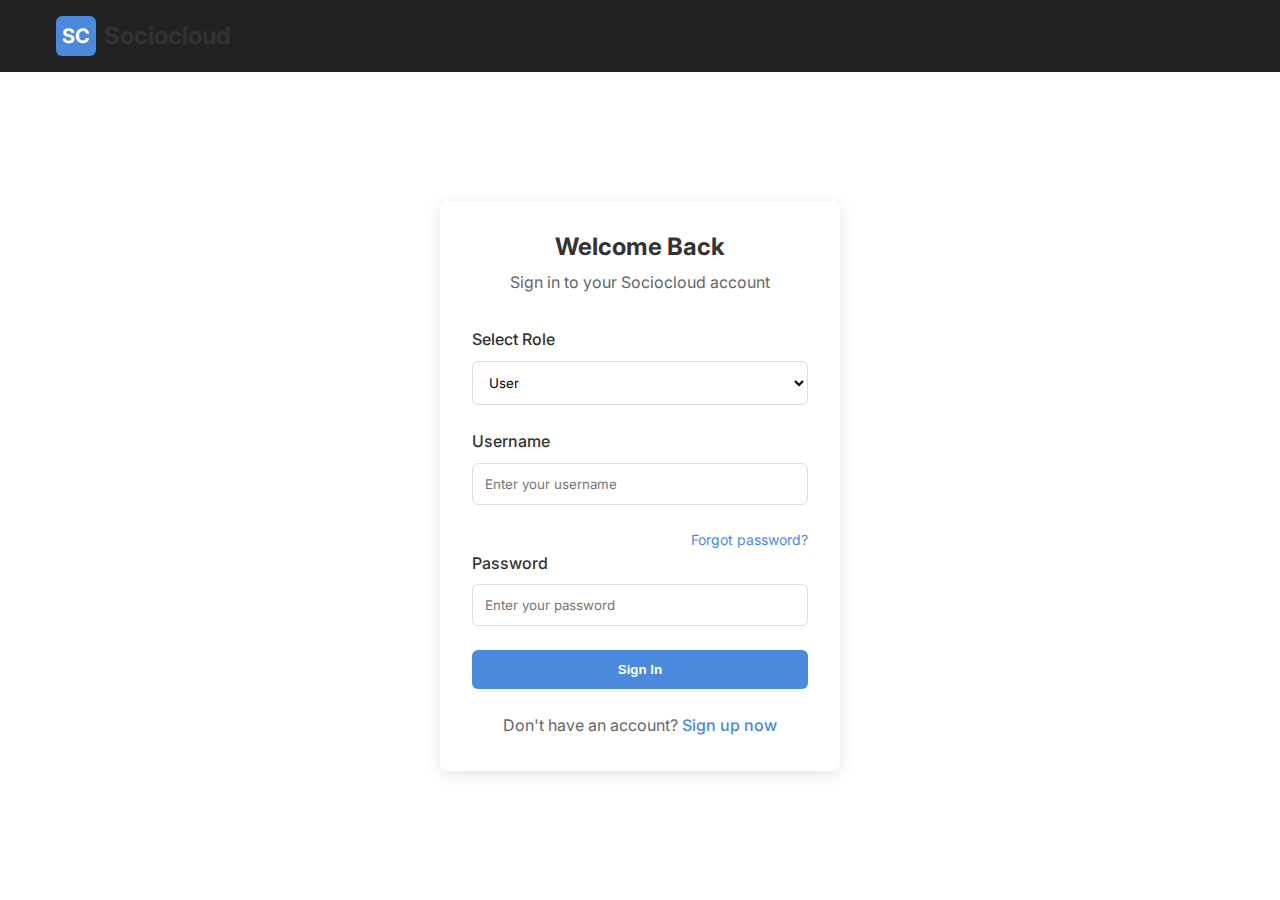
<file: login.html>
<!DOCTYPE html>
<html lang="en">
<head>
    <meta charset="UTF-8">
    <meta name="viewport" content="width=device-width, initial-scale=1.0">
    <title>Login - Sociocloud</title>
    <link rel="stylesheet" href="styles.css">
    <link rel="stylesheet" href="https://fonts.googleapis.com/css2?family=Inter:wght@300;400;500;600;700&display=swap">
    <style>
        .login-page {
            min-height: 100vh;
            display: flex;
            flex-direction: column;
        }
        
        .login-header {
            background-color: #222;
            color: white;
            padding: 1rem 0;
        }
        
        .login-container {
            flex: 1;
            display: flex;
            align-items: center;
            justify-content: center;
            padding: 2rem 1rem;
        }
        
        .login-card {
            width: 100%;
            max-width: 400px;
            background-color: white;
            border-radius: 0.5rem;
            box-shadow: 0 4px 16px rgba(0, 0, 0, 0.1);
            padding: 2rem;
            animation: scaleIn 0.5s ease-out forwards;
        }
        
        .login-header-text {
            text-align: center;
            margin-bottom: 2rem;
        }
        
        .login-header-text h1 {
            font-size: 1.5rem;
            margin-bottom: 0.5rem;
        }
        
        .login-header-text p {
            color: #666;
        }
        
        .role-selector {
            margin-bottom: 1.5rem;
        }
        
        .role-selector select {
            width: 100%;
            padding: 0.75rem;
            border: 1px solid #ddd;
            border-radius: 0.375rem;
            background-color: white;
            font-family: inherit;
        }
        
        .forgot-password {
            text-align: right;
            font-size: 0.875rem;
        }
        
        .forgot-password a {
            color: #4a89dc;
            text-decoration: none;
        }
        
        .forgot-password a:hover {
            text-decoration: underline;
        }
        
        .login-footer {
            text-align: center;
            margin-top: 1.5rem;
            color: #666;
        }
        
        .login-footer a {
            color: #4a89dc;
            font-weight: 500;
        }
        
        .login-footer a:hover {
            text-decoration: underline;
        }
    </style>
</head>
<body>
    <div class="login-page">
        <header class="login-header">
            <div class="container-wrapper">
                <a href="/" class="logo">
                    <span class="logo-icon">SC</span>
                    <span class="logo-text">Sociocloud</span>
                </a>
            </div>
        </header>
        
        <div class="login-container">
            <div class="login-card">
                <div class="login-header-text">
                    <h1>Welcome Back</h1>
                    <p>Sign in to your Sociocloud account</p>
                </div>
                
                <form>
                    <div class="form-group role-selector">
                        <label for="role">Select Role</label>
                        <select id="role">
                            <option value="admin">Admin</option>
                            <option value="user" selected>User</option>
                        </select>
                    </div>
                    
                    <div class="form-group">
                        <label for="username">Username</label>
                        <input type="text" id="username" placeholder="Enter your username">
                    </div>
                    
                    <div class="form-group">
                        <div class="forgot-password">
                            <a href="#">Forgot password?</a>
                        </div>
                        <label for="password">Password</label>
                        <input type="password" id="password" placeholder="Enter your password">
                    </div>
                    
                    <button type="submit" class="btn-primary" style="width: 100%">Sign In</button>
                </form>
                
                <div class="login-footer">
                    <p>Don't have an account? <a href="#">Sign up now</a></p>
                </div>
            </div>
        </div>
    </div>

    <script>
        document.querySelector('form').addEventListener('submit', function(e) {
            e.preventDefault();
            const username = document.getElementById('username').value;
            const password = document.getElementById('password').value;
            
            if (!username || !password) {
                alert('Please enter both username and password');
                return;
            }
            
            alert(`Login attempted with: ${username}`);
            // In a real app, you would handle the login with a server request here
        });
    </script>
</body>
</html>
</file>
<file: styles.css>
/* Base styles and reset */
* {
    margin: 0;
    padding: 0;
    box-sizing: border-box;
}

html {
    scroll-behavior: smooth;
}

body {
    font-family: 'Inter', -apple-system, BlinkMacSystemFont, 'Segoe UI', Roboto, Oxygen,
        Ubuntu, Cantarell, 'Open Sans', 'Helvetica Neue', sans-serif;
    line-height: 1.6;
    color: #333;
    background-color: #fff;
}

a {
    color: inherit;
    text-decoration: none;
}

img {
    max-width: 100%;
    display: block;
}

h1, h2, h3, h4, h5 {
    font-weight: 700;
    line-height: 1.2;
}

h1 {
    font-size: 2.5rem;
}

h2 {
    font-size: 2rem;
    margin-bottom: 1rem;
}

h3 {
    font-size: 1.5rem;
    margin-bottom: 0.75rem;
}

ul {
    list-style: none;
}

/* Utility classes */
.container-wrapper {
    max-width: 1200px;
    margin: 0 auto;
    padding: 0 1rem;
}

.text-center {
    text-align: center;
}

.btn-primary {
    display: inline-block;
    background-color: #4a89dc; /* socio-blue */
    color: white;
    font-weight: 600;
    padding: 0.75rem 1.5rem;
    border-radius: 0.375rem;
    transition: background-color 0.3s;
    border: none;
    cursor: pointer;
}

.btn-primary:hover {
    background-color: #3a6dc0; /* socio-darkblue */
}

.btn-secondary {
    display: inline-block;
    background-color: white;
    color: #333;
    font-weight: 600;
    padding: 0.75rem 1.5rem;
    border-radius: 0.375rem;
    transition: background-color 0.3s;
}

.btn-secondary:hover {
    background-color: #f3f3f3;
}

.btn-outline {
    display: inline-block;
    border: 2px solid #4a89dc;
    color: #4a89dc;
    font-weight: 600;
    padding: 0.625rem 1.5rem;
    border-radius: 0.375rem;
    transition: all 0.3s;
}

.btn-outline:hover {
    background-color: #4a89dc;
    color: white;
}

.section-header {
    max-width: 800px;
    margin: 0 auto 3rem;
}

.section-header p {
    color: #666;
    font-size: 1.125rem;
    margin-top: 1rem;
}

/* Animation classes */
.fade-in {
    animation: fadeIn 1s ease-out forwards;
}

.scale-in {
    animation: scaleIn 0.5s ease-out forwards;
}

@keyframes fadeIn {
    from {
        opacity: 0;
        transform: translateY(20px);
    }
    to {
        opacity: 1;
        transform: translateY(0);
    }
}

@keyframes scaleIn {
    from {
        opacity: 0;
        transform: scale(0.95);
    }
    to {
        opacity: 1;
        transform: scale(1);
    }
}

/* Header */
.header {
    position: fixed;
    top: 0;
    left: 0;
    width: 100%;
    background-color: white;
    box-shadow: 0 2px 8px rgba(0, 0, 0, 0.1);
    z-index: 1000;
    padding: 1rem 0;
}

.header-content {
    display: flex;
    align-items: center;
    justify-content: space-between;
}

.logo {
    display: flex;
    align-items: center;
    gap: 0.5rem;
}

.logo-icon {
    background-color: #4a89dc;
    color: white;
    font-weight: 700;
    font-size: 1.25rem;
    width: 2.5rem;
    height: 2.5rem;
    display: flex;
    align-items: center;
    justify-content: center;
    border-radius: 0.375rem;
}

.logo-text {
    color: #333;
    font-weight: 700;
    font-size: 1.5rem;
}

.desktop-nav {
    display: none;
}

.mobile-menu-button {
    width: 2.5rem;
    height: 2.5rem;
    background: none;
    border: none;
    display: flex;
    flex-direction: column;
    justify-content: center;
    align-items: center;
    cursor: pointer;
    position: relative;
}

.menu-icon,
.menu-icon::before,
.menu-icon::after {
    width: 1.5rem;
    height: 2px;
    background-color: #333;
    transition: all 0.3s;
}

.menu-icon::before,
.menu-icon::after {
    content: '';
    position: absolute;
}

.menu-icon::before {
    transform: translateY(-8px);
}

.menu-icon::after {
    transform: translateY(8px);
}

.mobile-menu-button.active .menu-icon {
    background-color: transparent;
}

.mobile-menu-button.active .menu-icon::before {
    transform: rotate(45deg);
}

.mobile-menu-button.active .menu-icon::after {
    transform: rotate(-45deg);
}

.mobile-nav {
    display: none;
    flex-direction: column;
    padding: 1rem 0;
}

.mobile-nav.active {
    display: flex;
}

.mobile-nav .nav-link {
    display: block;
    padding: 0.75rem 1rem;
    border-radius: 0.375rem;
    transition: background-color 0.3s;
}

.mobile-nav .nav-link:hover {
    background-color: #f3f3f3;
}

.mobile-login {
    color: #4a89dc;
    font-weight: 500;
}

/* Hero Section */
.hero {
    position: relative;
    min-height: 100vh;
    display: flex;
    flex-direction: column;
    justify-content: center;
    align-items: center;
    padding-top: 5rem;
    color: white;
    background: linear-gradient(rgba(0, 0, 0, 0.6), rgba(0, 0, 0, 0.6)), 
                url('https://images.unsplash.com/photo-1486312338219-ce68d2c6f44d?ixlib=rb-1.2.1&auto=format&fit=crop&w=1500&q=80');
    background-size: cover;
    background-position: center;
    text-align: center;
}

.hero h1 {
    font-size: 2.25rem;
    margin-bottom: 1.5rem;
    max-width: 800px;
}

.hero p {
    font-size: 1.125rem;
    margin-bottom: 2rem;
    max-width: 800px;
}

.hero-buttons {
    display: flex;
    flex-direction: column;
    gap: 1rem;
    align-items: center;
}

.scroll-indicator {
    position: absolute;
    bottom: 2.5rem;
    left: 50%;
    transform: translateX(-50%);
    animation: bounce 2s infinite;
    color: white;
    text-align: center;
}

.scroll-indicator a {
    display: flex;
    flex-direction: column;
    align-items: center;
}

.scroll-indicator span {
    margin-bottom: 0.5rem;
}

@keyframes bounce {
    0%, 20%, 50%, 80%, 100% {
        transform: translateY(0);
    }
    40% {
        transform: translateY(-20px);
    }
    60% {
        transform: translateY(-10px);
    }
}

/* About Section */
.about-section {
    padding: 5rem 0;
    background-color: #f9f9f9;
}

.about-grid {
    display: grid;
    grid-template-columns: 1fr;
    gap: 2.5rem;
}

.about-image img {
    width: 100%;
    height: auto;
    border-radius: 0.5rem;
    box-shadow: 0 4px 12px rgba(0, 0, 0, 0.1);
}

.about-cards {
    display: flex;
    flex-direction: column;
    gap: 1.5rem;
    margin-top: 1.5rem;
}

.card {
    background-color: white;
    border-radius: 0.5rem;
    padding: 1.5rem;
    box-shadow: 0 4px 8px rgba(0, 0, 0, 0.05);
    transition: box-shadow 0.3s, transform 0.3s;
}

.card:hover {
    box-shadow: 0 8px 16px rgba(0, 0, 0, 0.1);
    transform: translateY(-5px);
}

.about-cta {
    margin-top: 2rem;
}

/* Courses Section */
.courses-section {
    padding: 5rem 0;
    background-color: white;
}

.courses-grid {
    display: grid;
    grid-template-columns: 1fr;
    gap: 2rem;
}

.course-card {
    border-radius: 0.5rem;
    overflow: hidden;
    box-shadow: 0 4px 8px rgba(0, 0, 0, 0.05);
    background-color: white;
    transition: box-shadow 0.3s, transform 0.3s;
    display: flex;
    flex-direction: column;
}

.course-card:hover {
    box-shadow: 0 8px 16px rgba(0, 0, 0, 0.1);
    transform: translateY(-5px);
}

.course-image {
    height: 200px;
    overflow: hidden;
    position: relative;
}

.course-image img {
    width: 100%;
    height: 100%;
    object-fit: cover;
    transition: transform 0.3s;
}

.course-card:hover .course-image img {
    transform: scale(1.05);
}

.course-content {
    padding: 1.5rem;
    flex-grow: 1;
    display: flex;
    flex-direction: column;
}

.course-content p {
    color: #666;
    margin-bottom: 1.5rem;
    flex-grow: 1;
}

.course-buttons {
    display: flex;
    gap: 0.75rem;
}

.mt-12 {
    margin-top: 3rem;
}

/* Companies Section */
.companies-section {
    padding: 4rem 0;
    background-color: white;
    border-top: 1px solid #eee;
}

.companies-grid {
    display: grid;
    grid-template-columns: repeat(2, 1fr);
    gap: 2rem;
    align-items: center;
}

.company-logo {
    display: flex;
    align-items: center;
    justify-content: center;
    padding: 1rem;
    filter: grayscale(1);
    transition: filter 0.3s, transform 0.3s;
}

.company-logo:hover {
    filter: grayscale(0);
    transform: translateY(-5px);
}

.company-logo img {
    max-height: 4rem;
    max-width: 100%;
}

/* Performers Section */
.performers-section {
    padding: 5rem 0;
    background-color: #f0f4fa;
}

.performers-grid {
    display: grid;
    grid-template-columns: 1fr;
    gap: 2rem;
}

.performer-card {
    background-color: white;
    border-radius: 0.5rem;
    padding: 1.5rem;
    text-align: center;
    box-shadow: 0 4px 8px rgba(0, 0, 0, 0.05);
    transition: box-shadow 0.3s, transform 0.3s;
}

.performer-card:hover {
    box-shadow: 0 8px 16px rgba(0, 0, 0, 0.1);
    transform: translateY(-5px);
}

.performer-image {
    width: 6rem;
    height: 6rem;
    border-radius: 50%;
    overflow: hidden;
    margin: 0 auto 1rem;
    border: 4px solid #4a89dc;
}

.performer-image img {
    width: 100%;
    height: 100%;
    object-fit: cover;
}

.performer-title {
    color: #4a89dc;
    font-weight: 500;
    margin-bottom: 0.75rem;
}

.performer-description {
    color: #666;
}

/* Contact Section */
.contact-section {
    padding: 5rem 0;
    background-color: white;
}

.contact-grid {
    display: grid;
    grid-template-columns: 1fr;
    gap: 3rem;
}

.contact-info p {
    color: #666;
    max-width: 500px;
    margin-bottom: 2rem;
}

.contact-details {
    margin-top: 2rem;
}

.contact-item {
    display: flex;
    align-items: center;
    gap: 1rem;
    margin-bottom: 1.5rem;
    color: #666;
}

.contact-form {
    background-color: #f9f9f9;
    padding: 2rem;
    border-radius: 0.5rem;
}

.form-group {
    margin-bottom: 1.5rem;
}

.form-group label {
    display: block;
    margin-bottom: 0.5rem;
    font-weight: 500;
}

.form-group input,
.form-group textarea {
    width: 100%;
    padding: 0.75rem;
    border: 1px solid #ddd;
    border-radius: 0.375rem;
    background-color: white;
    font-family: inherit;
}

.form-group input:focus,
.form-group textarea:focus {
    outline: none;
    border-color: #4a89dc;
    box-shadow: 0 0 0 2px rgba(74, 137, 220, 0.2);
}

/* Footer */
.footer {
    background-color: #222;
    color: white;
    padding: 4rem 0 2rem;
}

.footer-grid {
    display: grid;
    grid-template-columns: 1fr;
    gap: 3rem;
    margin-bottom: 2rem;
}

.footer-about p {
    color: #bbb;
    margin-top: 1rem;
}

.footer-logo {
    display: flex;
    align-items: center;
    gap: 0.5rem;
}

.footer h4 {
    font-size: 1.125rem;
    margin-bottom: 1.5rem;
}

.footer-links ul {
    display: flex;
    flex-direction: column;
    gap: 0.75rem;
}

.footer-links a {
    color: #bbb;
    transition: color 0.3s;
}

.footer-links a:hover {
    color: white;
}

.social-icons {
    display: flex;
    gap: 1rem;
    margin-top: 1.5rem;
}

.social-icons a {
    color: #bbb;
    transition: color 0.3s;
}

.social-icons a:hover {
    color: white;
}

.footer-bottom {
    border-top: 1px solid #444;
    padding-top: 2rem;
    display: flex;
    flex-direction: column;
    gap: 1rem;
}

.footer-bottom p {
    color: #888;
}

.footer-legal {
    display: flex;
    gap: 1.5rem;
}

.footer-legal a {
    color: #888;
    font-size: 0.875rem;
}

.footer-legal a:hover {
    color: white;
}

/* Media Queries */
@media (min-width: 640px) {
    h1 {
        font-size: 3rem;
    }

    .hero h1 {
        font-size: 3rem;
    }

    .hero p {
        font-size: 1.25rem;
    }

    .hero-buttons {
        flex-direction: row;
    }
}

@media (min-width: 768px) {
    h1 {
        font-size: 3.5rem;
    }

    .desktop-nav {
        display: flex;
        align-items: center;
        gap: 1.5rem;
    }

    .desktop-nav .nav-link {
        color: #666;
        transition: color 0.3s;
    }

    .desktop-nav .nav-link:hover {
        color: #4a89dc;
    }

    .mobile-menu-button {
        display: none;
    }

    .courses-grid {
        grid-template-columns: repeat(2, 1fr);
    }

    .companies-grid {
        grid-template-columns: repeat(3, 1fr);
    }

    .performers-grid {
        grid-template-columns: repeat(3, 1fr);
    }

    .footer-grid {
        grid-template-columns: repeat(2, 1fr);
    }

    .footer-bottom {
        flex-direction: row;
        justify-content: space-between;
    }
}

@media (min-width: 1024px) {
    .hero h1 {
        font-size: 4rem;
    }

    .about-grid {
        grid-template-columns: 1fr 1fr;
    }

    .courses-grid {
        grid-template-columns: repeat(4, 1fr);
    }

    .contact-grid {
        grid-template-columns: 1fr 1fr;
    }

    .footer-grid {
        grid-template-columns: 1.5fr 1fr 1fr 1fr;
        gap: 2rem;
    }
}
</file>
